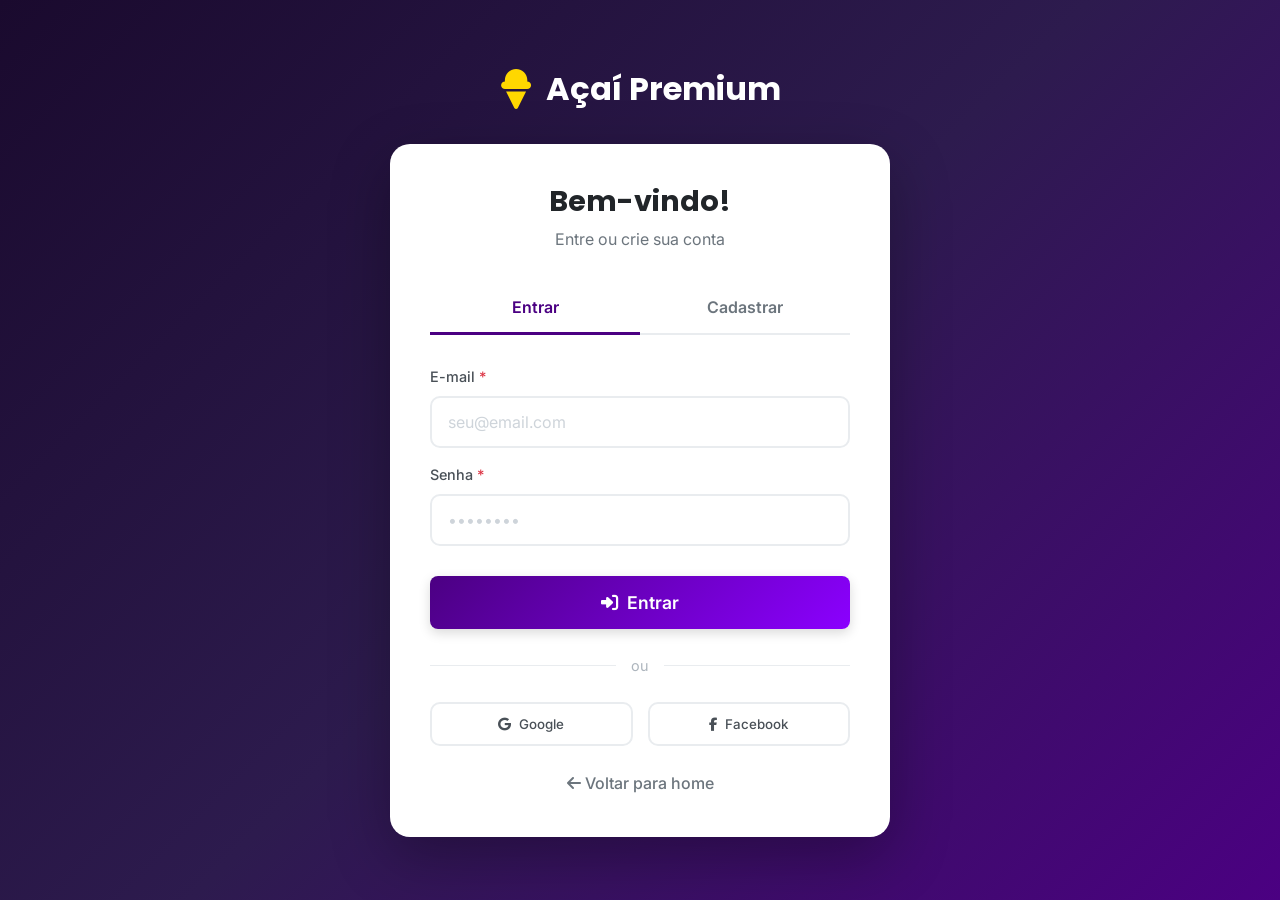
<file: projeto-acai/html/cadastro.html>
<!DOCTYPE html>
<html lang="pt-BR">
<head>
    <meta charset="UTF-8">
    <meta name="viewport" content="width=device-width, initial-scale=1.0">
    <title>Cadastro - Açaí Premium</title>
    <link rel="preconnect" href="https://fonts.googleapis.com">
    <link rel="preconnect" href="https://fonts.gstatic.com" crossorigin>
    <link href="https://fonts.googleapis.com/css2?family=Inter:wght@300;400;500;600;700&family=Poppins:wght@400;500;600;700;800&display=swap" rel="stylesheet">
    <link rel="stylesheet" href="../css/style.css">
    <link rel="stylesheet" href="../css/modal.css">
    <link rel="stylesheet" href="../css/responsive.css">
    <link rel="stylesheet" href="https://cdnjs.cloudflare.com/ajax/libs/font-awesome/6.4.0/css/all.min.css">
    <style>
        .auth-container {
            min-height: 100vh;
            display: flex;
            align-items: center;
            justify-content: center;
            background: linear-gradient(135deg, #1a0a2e 0%, #2d1b4e 50%, #4B0082 100%);
            padding: 40px 20px;
        }
        
        .auth-wrapper {
            width: 100%;
            max-width: 500px;
        }
        
        .auth-logo {
            text-align: center;
            margin-bottom: 30px;
        }
        
        .auth-logo a {
            display: inline-flex;
            align-items: center;
            gap: 12px;
            font-family: var(--font-title);
            font-size: 2rem;
            font-weight: 700;
            color: var(--white);
        }
        
        .auth-logo i {
            font-size: 2.5rem;
            color: var(--gold);
        }
        
        .auth-card {
            background: var(--white);
            border-radius: 20px;
            padding: 40px;
            box-shadow: 0 20px 60px rgba(0, 0, 0, 0.3);
        }
        
        .auth-header {
            text-align: center;
            margin-bottom: 30px;
        }
        
        .auth-header h1 {
            font-size: 1.8rem;
            color: var(--gray-900);
            margin-bottom: 8px;
        }
        
        .auth-header p {
            color: var(--gray-600);
        }
        
        .auth-tabs {
            display: flex;
            margin-bottom: 30px;
            border-bottom: 2px solid var(--gray-200);
        }
        
        .auth-tab {
            flex: 1;
            padding: 12px;
            text-align: center;
            font-weight: 600;
            color: var(--gray-600);
            cursor: pointer;
            border-bottom: 3px solid transparent;
            margin-bottom: -2px;
            transition: all 0.3s ease;
        }
        
        .auth-tab.active {
            color: var(--purple-acai);
            border-bottom-color: var(--purple-acai);
        }
        
        .auth-form {
            display: none;
        }
        
        .auth-form.active {
            display: block;
        }
        
        .form-row {
            display: grid;
            grid-template-columns: repeat(2, 1fr);
            gap: 15px;
            margin-bottom: 15px;
        }
        
        .form-group {
            display: flex;
            flex-direction: column;
        }
        
        .form-group label {
            font-size: 0.9rem;
            font-weight: 500;
            color: var(--gray-700);
            margin-bottom: 8px;
        }
        
        .form-group input {
            padding: 14px 16px;
            border: 2px solid var(--gray-200);
            border-radius: 10px;
            font-size: 1rem;
            transition: all 0.3s ease;
        }
        
        .form-group input:focus {
            outline: none;
            border-color: var(--purple-acai);
            box-shadow: 0 0 0 4px rgba(75, 0, 130, 0.1);
        }
        
        .auth-form .btn-primary {
            width: 100%;
            padding: 16px;
            font-size: 1.1rem;
            margin-top: 10px;
        }
        
        .auth-divider {
            display: flex;
            align-items: center;
            margin: 25px 0;
        }
        
        .auth-divider span {
            flex: 1;
            height: 1px;
            background: var(--gray-200);
        }
        
        .auth-divider p {
            padding: 0 15px;
            color: var(--gray-500);
            font-size: 0.9rem;
        }
        
        .social-login {
            display: flex;
            gap: 15px;
        }
        
        .social-btn {
            flex: 1;
            padding: 12px;
            border: 2px solid var(--gray-200);
            border-radius: 10px;
            display: flex;
            align-items: center;
            justify-content: center;
            gap: 8px;
            font-weight: 500;
            color: var(--gray-700);
            transition: all 0.3s ease;
            cursor: pointer;
        }
        
        .social-btn:hover {
            border-color: var(--purple-acai);
            color: var(--purple-acai);
        }
        
        .back-home {
            text-align: center;
            margin-top: 25px;
        }
        
        .back-home a {
            color: var(--gray-600);
            font-weight: 500;
        }
        
        .back-home a:hover {
            color: var(--purple-acai);
        }
        
        @media (max-width: 576px) {
            .form-row {
                grid-template-columns: 1fr;
            }
            
            .auth-card {
                padding: 30px 20px;
            }
        }
    </style>
</head>
<body>
    <div class="auth-container">
        <div class="auth-wrapper">
            <div class="auth-logo">
                <a href="../index.html">
                    <i class="fas fa-ice-cream"></i>
                    <span>Açaí Premium</span>
                </a>
            </div>
            
            <div class="auth-card">
                <div class="auth-header">
                    <h1>Bem-vindo!</h1>
                    <p>Entre ou crie sua conta</p>
                </div>
                
                <div class="auth-tabs">
                    <div class="auth-tab active" data-tab="login">Entrar</div>
                    <div class="auth-tab" data-tab="register">Cadastrar</div>
                </div>
                
                <!-- Login Form -->
                <form class="auth-form active" id="loginForm">
                    <div class="form-group" style="margin-bottom: 15px;">
                        <label for="loginEmail">E-mail</label>
                        <input type="email" id="loginEmail" placeholder="seu@email.com" required>
                    </div>
                    <div class="form-group" style="margin-bottom: 20px;">
                        <label for="loginPassword">Senha</label>
                        <input type="password" id="loginPassword" placeholder="••••••••" required>
                    </div>
                    <button type="submit" class="btn-primary">
                        <i class="fas fa-sign-in-alt"></i> Entrar
                    </button>
                </form>
                
                <!-- Register Form -->
                <form class="auth-form" id="registerForm">
                    <div class="form-row">
                        <div class="form-group">
                            <label for="regName">Nome Completo</label>
                            <input type="text" id="regName" placeholder="Seu nome" required>
                        </div>
                        <div class="form-group">
                            <label for="regEmail">E-mail</label>
                            <input type="email" id="regEmail" placeholder="seu@email.com" required>
                        </div>
                    </div>
                    <div class="form-row">
                        <div class="form-group">
                            <label for="regPhone">Telefone</label>
                            <input type="tel" id="regPhone" placeholder="(00) 00000-0000" required>
                        </div>
                        <div class="form-group">
                            <label for="regCPF">CPF</label>
                            <input type="text" id="regCPF" placeholder="000.000.000-00" required>
                        </div>
                    </div>
                    <div class="form-row">
                        <div class="form-group">
                            <label for="regPassword">Senha</label>
                            <input type="password" id="regPassword" placeholder="••••••••" required>
                        </div>
                        <div class="form-group">
                            <label for="regConfirmPassword">Confirmar Senha</label>
                            <input type="password" id="regConfirmPassword" placeholder="••••••••" required>
                        </div>
                    </div>
                    <button type="submit" class="btn-primary">
                        <i class="fas fa-user-plus"></i> Criar Conta
                    </button>
                </form>
                
                <div class="auth-divider">
                    <span></span>
                    <p>ou</p>
                    <span></span>
                </div>
                
                <div class="social-login">
                    <button class="social-btn">
                        <i class="fab fa-google"></i> Google
                    </button>
                    <button class="social-btn">
                        <i class="fab fa-facebook-f"></i> Facebook
                    </button>
                </div>
                
                <div class="back-home">
                    <a href="../index.html">
                        <i class="fas fa-arrow-left"></i> Voltar para home
                    </a>
                </div>
            </div>
        </div>
    </div>
    
    <script src="../js/main.js"></script>
    <script src="../js/validation.js"></script>
    <script>
        // Tab switching
        const authTabs = document.querySelectorAll('.auth-tab');
        const authForms = document.querySelectorAll('.auth-form');
        
        authTabs.forEach(tab => {
            tab.addEventListener('click', () => {
                authTabs.forEach(t => t.classList.remove('active'));
                authForms.forEach(f => f.classList.remove('active'));
                
                tab.classList.add('active');
                document.getElementById(tab.dataset.tab + 'Form').classList.add('active');
            });
        });
        
        // Form submission
        document.getElementById('loginForm').addEventListener('submit', (e) => {
            e.preventDefault();
            alert('Login realizado com sucesso!');
        });
        
        document.getElementById('registerForm').addEventListener('submit', (e) => {
            e.preventDefault();
            alert('Conta criada com sucesso!');
        });
    </script>
</body>
</html>
</file>
<file: projeto-acai/css/style.css>
/* ========================================
   AÇAÍ PREMIUM - Style.css
   Estilos Principais
   ======================================== */

/* CSS Variables */
:root {
    --purple-acai: #4B0082;
    --purple-vibrant: #8B00FF;
    --gold: #FFD700;
    --gold-light: #FFE44D;
    --white: #ffffff;
    --black: #1a1a1a;
    --gray-100: #f8f9fa;
    --gray-200: #e9ecef;
    --gray-300: #dee2e6;
    --gray-400: #ced4da;
    --gray-500: #adb5bd;
    --gray-600: #6c757d;
    --gray-700: #495057;
    --gray-800: #343a40;
    --gray-900: #212529;
    --pink: #e83e8c;
    --green: #28a745;
    --red: #dc3545;
    --shadow-sm: 0 2px 4px rgba(0,0,0,0.1);
    --shadow-md: 0 4px 12px rgba(0,0,0,0.15);
    --shadow-lg: 0 8px 24px rgba(0,0,0,0.2);
    --shadow-xl: 0 16px 48px rgba(0,0,0,0.25);
    --transition: all 0.3s ease;
    --border-radius: 12px;
    --border-radius-sm: 8px;
    --border-radius-lg: 16px;
    --font-title: 'Poppins', sans-serif;
    --font-body: 'Inter', sans-serif;
}

/* Reset & Base */
*, *::before, *::after {
    margin: 0;
    padding: 0;
    box-sizing: border-box;
}

html {
    scroll-behavior: smooth;
}

body {
    font-family: var(--font-body);
    font-size: 16px;
    line-height: 1.6;
    color: var(--gray-800);
    background-color: var(--white);
    overflow-x: hidden;
}

h1, h2, h3, h4, h5, h6 {
    font-family: var(--font-title);
    font-weight: 700;
    line-height: 1.2;
    color: var(--gray-900);
}

a {
    text-decoration: none;
    color: inherit;
    transition: var(--transition);
}

ul {
    list-style: none;
}

img {
    max-width: 100%;
    height: auto;
    display: block;
}

button {
    font-family: inherit;
    cursor: pointer;
    border: none;
    outline: none;
    background: none;
}

input, textarea, select {
    font-family: inherit;
    font-size: inherit;
}

/* Container */
.container {
    max-width: 1200px;
    margin: 0 auto;
    padding: 0 20px;
}

/* Section Header */
.section-header {
    text-align: center;
    margin-bottom: 60px;
}

.section-header-left {
    text-align: left;
}

.section-title {
    font-size: 2.5rem;
    margin-bottom: 15px;
    position: relative;
    display: inline-block;
}

.section-title span {
    color: var(--purple-acai);
    position: relative;
}

.section-title span::after {
    content: '';
    position: absolute;
    bottom: -5px;
    left: 0;
    width: 100%;
    height: 4px;
    background: linear-gradient(90deg, var(--purple-acai), var(--purple-vibrant));
    border-radius: 2px;
}

.section-subtitle {
    font-size: 1.1rem;
    color: var(--gray-600);
    max-width: 600px;
    margin: 0 auto;
}

/* Buttons */
.btn-primary {
    display: inline-flex;
    align-items: center;
    justify-content: center;
    gap: 8px;
    padding: 12px 28px;
    background: linear-gradient(135deg, var(--purple-acai), var(--purple-vibrant));
    color: var(--white);
    font-weight: 600;
    border-radius: var(--border-radius-sm);
    transition: var(--transition);
    box-shadow: var(--shadow-md);
}

.btn-primary:hover {
    transform: translateY(-2px);
    box-shadow: var(--shadow-lg);
    color: var(--white);
}

.btn-secondary {
    display: inline-flex;
    align-items: center;
    justify-content: center;
    gap: 8px;
    padding: 12px 28px;
    background: transparent;
    color: var(--purple-acai);
    font-weight: 600;
    border: 2px solid var(--purple-acai);
    border-radius: var(--border-radius-sm);
    transition: var(--transition);
}

.btn-secondary:hover {
    background: var(--purple-acai);
    color: var(--white);
}

.btn-large {
    padding: 16px 36px;
    font-size: 1.1rem;
}

.btn-full {
    width: 100%;
}

.btn-whatsapp {
    display: inline-flex;
    align-items: center;
    gap: 8px;
    padding: 10px 20px;
    background: #25D366;
    color: var(--white);
    font-weight: 600;
    border-radius: var(--border-radius-sm);
    margin-top: 10px;
    transition: var(--transition);
}

.btn-whatsapp:hover {
    background: #128C7E;
    color: var(--white);
    transform: translateY(-2px);
}

/* ========================================
   NAVIGATION
   ======================================== */
.navbar {
    position: fixed;
    top: 0;
    left: 0;
    right: 0;
    z-index: 1000;
    background: rgba(255, 255, 255, 0.95);
    backdrop-filter: blur(10px);
    box-shadow: var(--shadow-sm);
    padding: 15px 0;
    transition: var(--transition);
}

.navbar.scrolled {
    padding: 10px 0;
    box-shadow: var(--shadow-md);
}

.nav-container {
    max-width: 1200px;
    margin: 0 auto;
    padding: 0 20px;
    display: flex;
    align-items: center;
    justify-content: space-between;
}

.logo {
    display: flex;
    align-items: center;
    gap: 10px;
    font-family: var(--font-title);
    font-size: 1.5rem;
    font-weight: 700;
    color: var(--purple-acai);
}

.logo i {
    font-size: 1.8rem;
    color: var(--purple-vibrant);
}

.nav-links {
    display: flex;
    align-items: center;
    gap: 30px;
}

.nav-links a {
    font-weight: 500;
    color: var(--gray-700);
    position: relative;
    padding: 5px 0;
}

.nav-links a::after {
    content: '';
    position: absolute;
    bottom: 0;
    left: 0;
    width: 0;
    height: 2px;
    background: linear-gradient(90deg, var(--purple-acai), var(--purple-vibrant));
    transition: var(--transition);
}

.nav-links a:hover {
    color: var(--purple-acai);
}

.nav-links a:hover::after {
    width: 100%;
}

.nav-actions {
    display: flex;
    align-items: center;
    gap: 15px;
}

.cart-btn {
    position: relative;
    width: 45px;
    height: 45px;
    display: flex;
    align-items: center;
    justify-content: center;
    background: var(--gray-100);
    border-radius: 50%;
    color: var(--purple-acai);
    font-size: 1.2rem;
    transition: var(--transition);
}

.cart-btn:hover {
    background: var(--purple-acai);
    color: var(--white);
}

.cart-count {
    position: absolute;
    top: -5px;
    right: -5px;
    width: 22px;
    height: 22px;
    background: var(--gold);
    color: var(--black);
    font-size: 0.75rem;
    font-weight: 700;
    border-radius: 50%;
    display: flex;
    align-items: center;
    justify-content: center;
}

.mobile-menu-btn {
    display: none;
    width: 45px;
    height: 45px;
    align-items: center;
    justify-content: center;
    background: var(--gray-100);
    border-radius: 50%;
    font-size: 1.3rem;
    color: var(--gray-800);
}

/* ========================================
   HERO SECTION
   ======================================== */
.hero {
    position: relative;
    height: 100vh;
    min-height: 700px;
    display: flex;
    align-items: center;
    justify-content: center;
    background: linear-gradient(135deg, #1a0a2e 0%, #2d1b4e 50%, #4B0082 100%);
    overflow: hidden;
}

.hero::before {
    content: '';
    position: absolute;
    top: 0;
    left: 0;
    right: 0;
    bottom: 0;
    background: 
        radial-gradient(circle at 20% 80%, rgba(139, 0, 255, 0.3) 0%, transparent 50%),
        radial-gradient(circle at 80% 20%, rgba(255, 215, 0, 0.2) 0%, transparent 50%),
        radial-gradient(circle at 50% 50%, rgba(75, 0, 130, 0.2) 0%, transparent 70%);
}

.hero-overlay {
    position: absolute;
    top: 0;
    left: 0;
    right: 0;
    bottom: 0;
    background: url('data:image/svg+xml,<svg xmlns="http://www.w3.org/2000/svg" viewBox="0 0 100 100"><circle cx="50" cy="50" r="40" fill="none" stroke="rgba(255,255,255,0.05)" stroke-width="0.5"/></svg>') repeat;
    background-size: 50px 50px;
    animation: float 20s linear infinite;
}

@keyframes float {
    0% { transform: translateY(0); }
    100% { transform: translateY(-50px); }
}

.hero-content {
    position: relative;
    z-index: 10;
    text-align: center;
    padding: 0 20px;
    max-width: 800px;
}

.hero-title {
    font-size: 5rem;
    font-weight: 800;
    color: var(--white);
    margin-bottom: 20px;
    text-shadow: 0 4px 30px rgba(139, 0, 255, 0.5);
    animation: titleGlow 2s ease-in-out infinite alternate;
}

@keyframes titleGlow {
    from { text-shadow: 0 4px 30px rgba(139, 0, 255, 0.5); }
    to { text-shadow: 0 4px 50px rgba(255, 215, 0, 0.5); }
}

.hero-title span {
    background: linear-gradient(135deg, var(--gold), var(--gold-light));
    -webkit-background-clip: text;
    -webkit-text-fill-color: transparent;
    background-clip: text;
}

.hero-subtitle {
    font-size: 1.3rem;
    color: rgba(255, 255, 255, 0.85);
    margin-bottom: 40px;
    line-height: 1.8;
}

.hero-buttons {
    display: flex;
    gap: 20px;
    justify-content: center;
    flex-wrap: wrap;
}

.hero-scroll {
    position: absolute;
    bottom: 30px;
    left: 50%;
    transform: translateX(-50%);
    display: flex;
    flex-direction: column;
    align-items: center;
    gap: 10px;
    color: rgba(255, 255, 255, 0.6);
    animation: bounce 2s infinite;
}

@keyframes bounce {
    0%, 20%, 50%, 80%, 100% { transform: translateX(-50%) translateY(0); }
    40% { transform: translateX(-50%) translateY(-10px); }
    60% { transform: translateX(-50%) translateY(-5px); }
}

.hero-scroll i {
    font-size: 1.5rem;
}

/* ========================================
   MENU SECTION
   ======================================== */
.menu-section {
    padding: 100px 0;
    background: var(--gray-100);
}

.menu-filters {
    display: flex;
    justify-content: center;
    gap: 12px;
    margin-bottom: 50px;
    flex-wrap: wrap;
}

.filter-btn {
    padding: 10px 24px;
    background: var(--white);
    color: var(--gray-700);
    font-weight: 500;
    border-radius: 30px;
    border: 2px solid transparent;
    transition: var(--transition);
}

.filter-btn:hover {
    border-color: var(--purple-acai);
    color: var(--purple-acai);
}

.filter-btn.active {
    background: linear-gradient(135deg, var(--purple-acai), var(--purple-vibrant));
    color: var(--white);
}

.menu-grid {
    display: grid;
    grid-template-columns: repeat(auto-fill, minmax(280px, 1fr));
    gap: 30px;
}

.menu-item {
    background: var(--white);
    border-radius: var(--border-radius-lg);
    overflow: hidden;
    box-shadow: var(--shadow-sm);
    transition: var(--transition);
    animation: fadeInUp 0.6s ease forwards;
    opacity: 0;
}

.menu-item:hover {
    transform: translateY(-10px);
    box-shadow: var(--shadow-xl);
}

@keyframes fadeInUp {
    from {
        opacity: 0;
        transform: translateY(30px);
    }
    to {
        opacity: 1;
        transform: translateY(0);
    }
}

.menu-item-image {
    position: relative;
    height: 200px;
    overflow: hidden;
}

.menu-item-image img {
    width: 100%;
    height: 100%;
    object-fit: cover;
    transition: var(--transition);
}

.menu-item:hover .menu-item-image img {
    transform: scale(1.1);
}

.menu-item-badge {
    position: absolute;
    top: 15px;
    left: 15px;
    padding: 6px 14px;
    background: var(--purple-acai);
    color: var(--white);
    font-size: 0.75rem;
    font-weight: 600;
    border-radius: 20px;
    text-transform: uppercase;
}

.menu-item-badge.zero {
    background: var(--green);
}

.menu-item-content {
    padding: 25px;
}

.menu-item-title {
    font-size: 1.2rem;
    margin-bottom: 10px;
    color: var(--gray-900);
}

.menu-item-description {
    font-size: 0.9rem;
    color: var(--gray-600);
    margin-bottom: 15px;
    line-height: 1.5;
}

.menu-item-footer {
    display: flex;
    align-items: center;
    justify-content: space-between;
}

.menu-item-price {
    font-size: 1.4rem;
    font-weight: 700;
    color: var(--purple-acai);
}

.menu-item-btn {
    width: 45px;
    height: 45px;
    background: linear-gradient(135deg, var(--purple-acai), var(--purple-vibrant));
    color: var(--white);
    border-radius: 50%;
    display: flex;
    align-items: center;
    justify-content: center;
    transition: var(--transition);
}

.menu-item-btn:hover {
    transform: scale(1.1);
    box-shadow: var(--shadow-md);
}

/* ========================================
   CONFIGURATOR SECTION
   ======================================== */
.configurator-section {
    padding: 100px 0;
    background: var(--white);
}

.configurator-wrapper {
    display: grid;
    grid-template-columns: 1fr 2fr 1fr;
    gap: 30px;
    background: var(--gray-100);
    border-radius: var(--border-radius-lg);
    padding: 30px;
    box-shadow: var(--shadow-md);
}

.acai-preview {
    display: flex;
    flex-direction: column;
    align-items: center;
    justify-content: center;
    padding: 30px;
    background: var(--white);
    border-radius: var(--border-radius);
    box-shadow: var(--shadow-sm);
}

.cup-container {
    position: relative;
    margin-bottom: 20px;
}

.cup {
    width: 120px;
    height: 180px;
    background: linear-gradient(135deg, rgba(255,255,255,0.9), rgba(255,255,255,0.7));
    border-radius: 10px 10px 40px 40px;
    position: relative;
    overflow: hidden;
    box-shadow: 
        inset -5px 0 15px rgba(0,0,0,0.1),
        0 10px 30px rgba(0,0,0,0.2);
    border: 3px solid rgba(255,255,255,0.8);
}

.cup::before {
    content: '';
    position: absolute;
    top: 0;
    left: 0;
    right: 0;
    height: 40%;
    background: linear-gradient(180deg, rgba(255,255,255,0.3), transparent);
}

.cup-content {
    position: absolute;
    bottom: 0;
    left: 0;
    right: 0;
    height: 85%;
    display: flex;
    flex-direction: column;
    justify-content: flex-end;
}

.acai-base {
    height: 60%;
    background: linear-gradient(180deg, var(--purple-acai), #2d0050);
    border-radius: 0 0 35px 35px;
    transition: var(--transition);
}

.coatings {
    height: 40%;
    display: flex;
    flex-wrap: wrap;
    align-content: flex-end;
    justify-content: center;
    padding: 5px;
    gap: 3px;
    overflow: hidden;
}

.coating-item {
    width: 20px;
    height: 20px;
    border-radius: 50%;
    animation: dropIn 0.3s ease forwards;
}

@keyframes dropIn {
    from {
        transform: translateY(-20px);
        opacity: 0;
    }
    to {
        transform: translateY(0);
        opacity: 1;
    }
}

.cup-shadow {
    position: absolute;
    bottom: -15px;
    left: 50%;
    transform: translateX(-50%);
    width: 80px;
    height: 15px;
    background: rgba(0,0,0,0.15);
    border-radius: 50%;
    filter: blur(5px);
}

.preview-info {
    text-align: center;
}

.preview-info h3 {
    font-size: 1.5rem;
    color: var(--purple-acai);
    margin-bottom: 5px;
}

.preview-info p {
    color: var(--gray-600);
    font-size: 0.9rem;
}

.configurator-options {
    display: flex;
    flex-direction: column;
    gap: 20px;
    max-height: 600px;
    overflow-y: auto;
    padding-right: 10px;
}

.configurator-options::-webkit-scrollbar {
    width: 6px;
}

.configurator-options::-webkit-scrollbar-track {
    background: var(--gray-200);
    border-radius: 3px;
}

.configurator-options::-webkit-scrollbar-thumb {
    background: var(--purple-acai);
    border-radius: 3px;
}

.option-group {
    background: var(--white);
    padding: 20px;
    border-radius: var(--border-radius);
    box-shadow: var(--shadow-sm);
}

.option-title {
    font-size: 1rem;
    color: var(--gray-800);
    margin-bottom: 15px;
    display: flex;
    align-items: center;
    gap: 8px;
}

.option-title i {
    color: var(--purple-vibrant);
}

.limit-info {
    margin-left: auto;
    font-size: 0.8rem;
    color: var(--gray-500);
    background: var(--gray-100);
    padding: 4px 10px;
    border-radius: 15px;
}

.size-options {
    display: flex;
    gap: 10px;
}

.size-btn {
    flex: 1;
    padding: 12px;
    background: var(--gray-100);
    border: 2px solid transparent;
    border-radius: var(--border-radius-sm);
    text-align: center;
    transition: var(--transition);
}

.size-btn:hover {
    border-color: var(--purple-acai);
}

.size-btn.active {
    background: linear-gradient(135deg, var(--purple-acai), var(--purple-vibrant));
    color: var(--white);
}

.size-ml {
    display: block;
    font-weight: 600;
    font-size: 1rem;
}

.size-price {
    display: block;
    font-size: 0.85rem;
    opacity: 0.8;
    margin-top: 4px;
}

.flavor-options {
    display: flex;
    gap: 10px;
}

.flavor-btn {
    flex: 1;
    padding: 15px;
    background: var(--gray-100);
    border: 2px solid transparent;
    border-radius: var(--border-radius-sm);
    text-align: center;
    transition: var(--transition);
}

.flavor-btn:hover {
    border-color: var(--purple-vibrant);
}

.flavor-btn.active {
    border-color: var(--purple-acai);
    background: rgba(75, 0, 130, 0.1);
}

.flavor-btn i {
    font-size: 1.5rem;
    color: var(--purple-acai);
    margin-bottom: 8px;
    display: block;
}

.flavor-btn span {
    display: block;
    font-weight: 500;
    font-size: 0.9rem;
}

.coating-options {
    display: flex;
    flex-wrap: wrap;
    gap: 8px;
}

.coating-btn {
    padding: 8px 14px;
    background: var(--gray-100);
    border: 2px solid transparent;
    border-radius: 20px;
    font-size: 0.85rem;
    font-weight: 500;
    color: var(--gray-700);
    transition: var(--transition);
    display: flex;
    align-items: center;
    gap: 6px;
}

.coating-btn:hover {
    border-color: var(--purple-vibrant);
    color: var(--purple-acai);
}

.coating-btn.active {
    background: linear-gradient(135deg, var(--purple-acai), var(--purple-vibrant));
    color: var(--white);
    border-color: transparent;
}

.coating-btn i {
    font-size: 0.9rem;
}

.configurator-summary {
    background: var(--white);
    padding: 25px;
    border-radius: var(--border-radius);
    box-shadow: var(--shadow-sm);
    display: flex;
    flex-direction: column;
    height: fit-content;
    position: sticky;
    top: 100px;
}

.summary-header {
    display: flex;
    justify-content: space-between;
    align-items: center;
    margin-bottom: 20px;
    padding-bottom: 15px;
    border-bottom: 2px solid var(--gray-200);
}

.summary-header h3 {
    font-size: 1.2rem;
}

.total-price {
    text-align: right;
}

.price-label {
    font-size: 0.85rem;
    color: var(--gray-600);
}

.price-value {
    display: block;
    font-size: 1.5rem;
    font-weight: 700;
    color: var(--purple-acai);
}

.summary-details {
    margin-bottom: 20px;
}

.summary-item {
    display: flex;
    justify-content: space-between;
    padding: 8px 0;
    font-size: 0.9rem;
    color: var(--gray-600);
}

.summary-coatings {
    margin-top: 15px;
    padding-top: 15px;
    border-top: 1px dashed var(--gray-300);
}

.summary-coatings > span {
    font-size: 0.9rem;
    color: var(--gray-600);
    display: block;
    margin-bottom: 10px;
}

.coatings-list {
    display: flex;
    flex-wrap: wrap;
    gap: 5px;
}

.coating-tag {
    padding: 4px 10px;
    background: var(--gray-100);
    border-radius: 15px;
    font-size: 0.75rem;
    color: var(--gray-700);
}

.btn-add-cart {
    width: 100%;
    padding: 15px;
    font-size: 1rem;
}

/* ========================================
   GALLERY SECTION
   ======================================== */
.gallery-section {
    padding: 100px 0;
    background: linear-gradient(135deg, #1a0a2e 0%, #2d1b4e 50%, #4B0082 100%);
}

.gallery-section .section-title {
    color: var(--white);
}

.gallery-section .section-title span {
    color: var(--gold);
}

.gallery-section .section-subtitle {
    color: rgba(255, 255, 255, 0.7);
}

.gallery-grid {
    display: grid;
    grid-template-columns: repeat(6, 1fr);
    grid-template-rows: repeat(2, 250px);
    gap: 15px;
}

.gallery-item {
    position: relative;
    border-radius: var(--border-radius);
    overflow: hidden;
    cursor: pointer;
}

.gallery-item img {
    width: 100%;
    height: 100%;
    object-fit: cover;
    transition: var(--transition);
}

.gallery-item:hover img {
    transform: scale(1.1);
}

.gallery-overlay {
    position: absolute;
    top: 0;
    left: 0;
    right: 0;
    bottom: 0;
    background: rgba(75, 0, 130, 0.7);
    display: flex;
    align-items: center;
    justify-content: center;
    opacity: 0;
    transition: var(--transition);
}

.gallery-item:hover .gallery-overlay {
    opacity: 1;
}

.gallery-overlay i {
    font-size: 2.5rem;
    color: var(--gold);
}

.gallery-item-1 {
    grid-column: span 2;
    grid-row: span 2;
}

.gallery-item-2 {
    grid-column: span 2;
}

.gallery-item-3,
.gallery-item-4,
.gallery-item-5,
.gallery-item-6 {
    grid-column: span 1;
}

/* ========================================
   TESTIMONIALS SECTION
   ======================================== */
.testimonials-section {
    padding: 100px 0;
    background: var(--gray-100);
}

.testimonials-grid {
    display: grid;
    grid-template-columns: repeat(auto-fit, minmax(320px, 1fr));
    gap: 30px;
}

.testimonial-card {
    background: var(--white);
    padding: 35px;
    border-radius: var(--border-radius-lg);
    box-shadow: var(--shadow-sm);
    transition: var(--transition);
}

.testimonial-card:hover {
    transform: translateY(-5px);
    box-shadow: var(--shadow-lg);
}

.testimonial-stars {
    display: flex;
    gap: 5px;
    margin-bottom: 20px;
}

.testimonial-stars i {
    color: var(--gold);
    font-size: 1.1rem;
}

.testimonial-text {
    font-size: 1.05rem;
    color: var(--gray-700);
    line-height: 1.8;
    font-style: italic;
    margin-bottom: 25px;
}

.testimonial-author {
    display: flex;
    align-items: center;
    gap: 15px;
}

.author-avatar {
    width: 55px;
    height: 55px;
    background: linear-gradient(135deg, var(--purple-acai), var(--purple-vibrant));
    color: var(--white);
    border-radius: 50%;
    display: flex;
    align-items: center;
    justify-content: center;
    font-size: 1.3rem;
    font-weight: 700;
}

.author-info h4 {
    font-size: 1.1rem;
    margin-bottom: 3px;
}

.author-info span {
    font-size: 0.85rem;
    color: var(--gray-500);
}

/* ========================================
   ABOUT SECTION
   ======================================== */
.about-section {
    padding: 100px 0;
    background: var(--white);
}

.about-grid {
    display: grid;
    grid-template-columns: 1fr 1fr;
    gap: 60px;
    align-items: center;
}

.about-text {
    font-size: 1.05rem;
    color: var(--gray-700);
    line-height: 1.8;
    margin-bottom: 20px;
}

.about-features {
    display: grid;
    grid-template-columns: repeat(2, 1fr);
    gap: 20px;
    margin: 30px 0;
}

.feature-item {
    display: flex;
    align-items: center;
    gap: 12px;
}

.feature-item i {
    width: 45px;
    height: 45px;
    background: linear-gradient(135deg, rgba(75, 0, 130, 0.1), rgba(139, 0, 255, 0.1));
    color: var(--purple-acai);
    border-radius: 50%;
    display: flex;
    align-items: center;
    justify-content: center;
    font-size: 1.2rem;
}

.feature-item span {
    font-weight: 500;
    color: var(--gray-800);
}

.about-image {
    position: relative;
}

.about-image img {
    width: 100%;
    border-radius: var(--border-radius-lg);
    box-shadow: var(--shadow-lg);
}

.about-image-accent {
    position: absolute;
    top: 30px;
    left: 30px;
    right: -30px;
    bottom: -30px;
    border: 4px solid var(--purple-acai);
    border-radius: var(--border-radius-lg);
    z-index: -1;
}

/* ========================================
   CONTACT SECTION
   ======================================== */
.contact-section {
    padding: 100px 0;
    background: var(--gray-100);
}

.contact-grid {
    display: grid;
    grid-template-columns: 1fr 1.5fr;
    gap: 40px;
}

.contact-info {
    display: flex;
    flex-direction: column;
    gap: 25px;
}

.contact-item {
    display: flex;
    gap: 20px;
    background: var(--white);
    padding: 25px;
    border-radius: var(--border-radius);
    box-shadow: var(--shadow-sm);
}

.contact-icon {
    width: 55px;
    height: 55px;
    background: linear-gradient(135deg, var(--purple-acai), var(--purple-vibrant));
    color: var(--white);
    border-radius: 50%;
    display: flex;
    align-items: center;
    justify-content: center;
    font-size: 1.3rem;
    flex-shrink: 0;
}

.contact-details h4 {
    font-size: 1.1rem;
    margin-bottom: 8px;
}

.contact-details p {
    color: var(--gray-600);
    line-height: 1.6;
}

.contact-map {
    border-radius: var(--border-radius-lg);
    overflow: hidden;
    box-shadow: var(--shadow-md);
}

.contact-map iframe {
    display: block;
}

/* ========================================
   FOOTER
   ======================================== */
.footer {
    background: #1a0a2e;
    color: var(--white);
    padding: 60px 0 20px;
}

.footer-grid {
    display: grid;
    grid-template-columns: 1.5fr 1fr 1fr 1.5fr;
    gap: 40px;
    margin-bottom: 40px;
}

.footer-brand .logo {
    color: var(--white);
    margin-bottom: 20px;
}

.footer-brand p {
    color: rgba(255, 255, 255, 0.7);
    margin-bottom: 20px;
    line-height: 1.7;
}

.social-links {
    display: flex;
    gap: 12px;
}

.social-links a {
    width: 40px;
    height: 40px;
    background: rgba(255, 255, 255, 0.1);
    border-radius: 50%;
    display: flex;
    align-items: center;
    justify-content: center;
    transition: var(--transition);
}

.social-links a:hover {
    background: var(--purple-vibrant);
    transform: translateY(-3px);
}

.footer-links h4 {
    font-size: 1.1rem;
    margin-bottom: 20px;
    color: var(--gold);
}

.footer-links ul li {
    margin-bottom: 12px;
}

.footer-links ul li a {
    color: rgba(255, 255, 255, 0.7);
    transition: var(--transition);
}

.footer-links ul li a:hover {
    color: var(--white);
    padding-left: 5px;
}

.footer-newsletter h4 {
    font-size: 1.1rem;
    margin-bottom: 15px;
    color: var(--gold);
}

.footer-newsletter p {
    color: rgba(255, 255, 255, 0.7);
    margin-bottom: 20px;
}

.newsletter-form {
    display: flex;
    gap: 10px;
}

.newsletter-form input {
    flex: 1;
    padding: 12px 16px;
    border: none;
    border-radius: var(--border-radius-sm);
    background: rgba(255, 255, 255, 0.1);
    color: var(--white);
}

.newsletter-form input::placeholder {
    color: rgba(255, 255, 255, 0.5);
}

.newsletter-form button {
    width: 45px;
    height: 45px;
    background: linear-gradient(135deg, var(--purple-acai), var(--purple-vibrant));
    color: var(--white);
    border-radius: var(--border-radius-sm);
    display: flex;
    align-items: center;
    justify-content: center;
    transition: var(--transition);
}

.newsletter-form button:hover {
    transform: scale(1.05);
}

.footer-bottom {
    text-align: center;
    padding-top: 30px;
    border-top: 1px solid rgba(255, 255, 255, 0.1);
    color: rgba(255, 255, 255, 0.5);
    font-size: 0.9rem;
}

/* ========================================
   CART SIDEBAR
   ======================================== */
.cart-sidebar {
    position: fixed;
    top: 0;
    right: -400px;
    width: 400px;
    height: 100vh;
    background: var(--white);
    z-index: 2000;
    box-shadow: var(--shadow-xl);
    transition: var(--transition);
    display: flex;
    flex-direction: column;
}

.cart-sidebar.active {
    right: 0;
}

.cart-overlay {
    position: fixed;
    top: 0;
    left: 0;
    right: 0;
    bottom: 0;
    background: rgba(0, 0, 0, 0.5);
    z-index: 1999;
    opacity: 0;
    visibility: hidden;
    transition: var(--transition);
}

.cart-overlay.active {
    opacity: 1;
    visibility: visible;
}

.cart-header {
    display: flex;
    justify-content: space-between;
    align-items: center;
    padding: 20px 25px;
    border-bottom: 1px solid var(--gray-200);
}

.cart-header h3 {
    display: flex;
    align-items: center;
    gap: 10px;
    font-size: 1.3rem;
}

.cart-close {
    width: 40px;
    height: 40px;
    display: flex;
    align-items: center;
    justify-content: center;
    background: var(--gray-100);
    border-radius: 50%;
    font-size: 1.1rem;
    color: var(--gray-700);
    transition: var(--transition);
}

.cart-close:hover {
    background: var(--red);
    color: var(--white);
}

.cart-items {
    flex: 1;
    overflow-y: auto;
    padding: 20px;
}

.cart-empty {
    text-align: center;
    padding: 50px 20px;
    color: var(--gray-500);
}

.cart-empty i {
    font-size: 4rem;
    margin-bottom: 20px;
    opacity: 0.3;
}

.cart-item {
    display: flex;
    gap: 15px;
    padding: 15px;
    background: var(--gray-100);
    border-radius: var(--border-radius-sm);
    margin-bottom: 15px;
}

.cart-item-image {
    width: 70px;
    height: 70px;
    border-radius: var(--border-radius-sm);
    overflow: hidden;
    flex-shrink: 0;
}

.cart-item-image img {
    width: 100%;
    height: 100%;
    object-fit: cover;
}

.cart-item-info {
    flex: 1;
}

.cart-item-title {
    font-size: 1rem;
    font-weight: 600;
    margin-bottom: 5px;
}

.cart-item-details {
    font-size: 0.85rem;
    color: var(--gray-600);
    margin-bottom: 8px;
}

.cart-item-price {
    font-weight: 700;
    color: var(--purple-acai);
}

.cart-item-remove {
    color: var(--red);
    font-size: 0.9rem;
    cursor: pointer;
    transition: var(--transition);
}

.cart-item-remove:hover {
    transform: scale(1.1);
}

.cart-footer {
    padding: 20px 25px;
    border-top: 1px solid var(--gray-200);
    background: var(--white);
}

.cart-total {
    display: flex;
    justify-content: space-between;
    align-items: center;
    margin-bottom: 20px;
    font-size: 1.3rem;
}

.cart-total span:last-child {
    font-weight: 700;
    color: var(--purple-acai);
}

/* ========================================
   ANIMATIONS & UTILITIES
   ======================================== */
.hidden {
    display: none !important;
}

.fade-in {
    animation: fadeIn 0.5s ease forwards;
}

@keyframes fadeIn {
    from { opacity: 0; }
    to { opacity: 1; }
}

.slide-up {
    animation: slideUp 0.5s ease forwards;
}

@keyframes slideUp {
    from {
        opacity: 0;
        transform: translateY(20px);
    }
    to {
        opacity: 1;
        transform: translateY(0);
    }
}

/* Scroll Animation Classes */
.scroll-animate {
    opacity: 0;
    transform: translateY(30px);
    transition: all 0.6s ease;
}

.scroll-animate.animate {
    opacity: 1;
    transform: translateY(0);
}

/* Loading Spinner */
.loading {
    display: inline-block;
    width: 20px;
    height: 20px;
    border: 3px solid rgba(255,255,255,0.3);
    border-radius: 50%;
    border-top-color: var(--white);
    animation: spin 1s ease-in-out infinite;
}

@keyframes spin {
    to { transform: rotate(360deg); }
}
</file>
<file: projeto-acai/css/modal.css>
/* ========================================
   AÇAÍ PREMIUM - Modal.css
   Estilos do Modal de Cadastro
   ======================================== */

.modal-overlay {
    position: fixed;
    top: 0;
    left: 0;
    right: 0;
    bottom: 0;
    background: rgba(0, 0, 0, 0.7);
    backdrop-filter: blur(5px);
    z-index: 3000;
    display: flex;
    align-items: center;
    justify-content: center;
    opacity: 0;
    visibility: hidden;
    transition: all 0.3s ease;
    padding: 20px;
}

.modal-overlay.active {
    opacity: 1;
    visibility: visible;
}

.modal-container {
    background: var(--white);
    border-radius: 20px;
    width: 100%;
    max-width: 600px;
    max-height: 90vh;
    overflow-y: auto;
    position: relative;
    transform: scale(0.9) translateY(20px);
    transition: all 0.3s ease;
    box-shadow: 0 25px 50px rgba(0, 0, 0, 0.3);
}

.modal-overlay.active .modal-container {
    transform: scale(1) translateY(0);
}

.modal-close {
    position: absolute;
    top: 20px;
    right: 20px;
    width: 40px;
    height: 40px;
    border-radius: 50%;
    background: var(--gray-100);
    color: var(--gray-700);
    display: flex;
    align-items: center;
    justify-content: center;
    font-size: 1.2rem;
    transition: all 0.3s ease;
    z-index: 10;
}

.modal-close:hover {
    background: var(--red);
    color: var(--white);
    transform: rotate(90deg);
}

.modal-header {
    text-align: center;
    padding: 30px 30px 20px;
    border-bottom: 1px solid var(--gray-200);
    background: linear-gradient(135deg, var(--purple-acai), var(--purple-vibrant));
    border-radius: 20px 20px 0 0;
    color: var(--white);
}

.modal-header h3 {
    font-size: 1.8rem;
    color: var(--white);
    margin-bottom: 8px;
}

.modal-header p {
    color: rgba(255, 255, 255, 0.85);
    font-size: 0.95rem;
}

.modal-tabs {
    display: flex;
    padding: 0 30px;
    background: var(--gray-100);
    border-bottom: 1px solid var(--gray-200);
}

.modal-tab {
    flex: 1;
    padding: 15px;
    text-align: center;
    font-weight: 600;
    color: var(--gray-600);
    position: relative;
    transition: all 0.3s ease;
}

.modal-tab::after {
    content: '';
    position: absolute;
    bottom: 0;
    left: 0;
    width: 100%;
    height: 3px;
    background: transparent;
    transition: all 0.3s ease;
}

.modal-tab.active {
    color: var(--purple-acai);
}

.modal-tab.active::after {
    background: linear-gradient(90deg, var(--purple-acai), var(--purple-vibrant));
}

.modal-tab i {
    margin-right: 8px;
}

.modal-form {
    padding: 30px;
}

/* Product Info */
.product-info {
    background: linear-gradient(135deg, rgba(75, 0, 130, 0.1), rgba(139, 0, 255, 0.1));
    border-radius: 12px;
    padding: 20px;
    margin-bottom: 25px;
    border: 2px solid var(--purple-acai);
}

.product-badge {
    display: inline-flex;
    align-items: center;
    gap: 8px;
    background: linear-gradient(135deg, var(--purple-acai), var(--purple-vibrant));
    color: var(--white);
    padding: 8px 16px;
    border-radius: 20px;
    font-weight: 600;
    margin-bottom: 12px;
}

.product-badge i {
    font-size: 1.1rem;
}

.product-details {
    font-size: 0.9rem;
    color: var(--gray-700);
    line-height: 1.6;
}

.product-details span {
    display: block;
    margin-bottom: 5px;
}

/* Form Styles */
.form-row {
    display: grid;
    grid-template-columns: repeat(2, 1fr);
    gap: 15px;
    margin-bottom: 15px;
}

.form-row:has(.form-group:only-child) {
    grid-template-columns: 1fr;
}

.form-group {
    display: flex;
    flex-direction: column;
    position: relative;
}

.form-group label {
    font-size: 0.9rem;
    font-weight: 500;
    color: var(--gray-700);
    margin-bottom: 8px;
}

.form-group label::after {
    content: ' *';
    color: var(--red);
}

.form-group input {
    padding: 12px 16px;
    border: 2px solid var(--gray-200);
    border-radius: 10px;
    font-size: 1rem;
    transition: all 0.3s ease;
    background: var(--white);
}

.form-group input:focus {
    outline: none;
    border-color: var(--purple-acai);
    box-shadow: 0 0 0 4px rgba(75, 0, 130, 0.1);
}

.form-group input.error {
    border-color: var(--red);
    background: rgba(220, 53, 69, 0.05);
}

.form-group input.valid {
    border-color: var(--green);
    background: rgba(40, 167, 69, 0.05);
}

.form-group input::placeholder {
    color: var(--gray-400);
}

.error-message {
    font-size: 0.8rem;
    color: var(--red);
    margin-top: 5px;
    display: none;
}

.form-group.has-error .error-message {
    display: block;
}

/* Loading State */
.form-group.loading input {
    opacity: 0.7;
    pointer-events: none;
}

.form-group.loading::after {
    content: '';
    position: absolute;
    right: 12px;
    top: 45px;
    width: 16px;
    height: 16px;
    border: 2px solid var(--gray-300);
    border-top-color: var(--purple-acai);
    border-radius: 50%;
    animation: spin 0.8s linear infinite;
}

/* Form Actions */
.form-actions {
    margin-top: 25px;
}

.form-actions .btn-primary {
    width: 100%;
    padding: 16px;
    font-size: 1.1rem;
}

.form-actions .btn-primary:hover {
    transform: translateY(-2px);
    box-shadow: 0 8px 25px rgba(75, 0, 130, 0.4);
}

/* Toggle Password Visibility */
.form-group .toggle-password {
    position: absolute;
    right: 12px;
    top: 42px;
    cursor: pointer;
    color: var(--gray-500);
    transition: color 0.3s ease;
}

.form-group .toggle-password:hover {
    color: var(--purple-acai);
}

/* Success Animation */
.modal-form.success {
    text-align: center;
    padding: 50px 30px;
}

.success-icon {
    width: 80px;
    height: 80px;
    background: linear-gradient(135deg, var(--green), #20c997);
    border-radius: 50%;
    display: flex;
    align-items: center;
    justify-content: center;
    margin: 0 auto 20px;
    animation: successPop 0.5s ease;
}

@keyframes successPop {
    0% { transform: scale(0); }
    50% { transform: scale(1.2); }
    100% { transform: scale(1); }
}

.success-icon i {
    font-size: 2.5rem;
    color: var(--white);
}

.modal-form.success h3 {
    color: var(--gray-900);
    margin-bottom: 10px;
}

.modal-form.success p {
    color: var(--gray-600);
}

/* Scrollbar */
.modal-container::-webkit-scrollbar {
    width: 8px;
}

.modal-container::-webkit-scrollbar-track {
    background: var(--gray-100);
}

.modal-container::-webkit-scrollbar-thumb {
    background: var(--purple-acai);
    border-radius: 4px;
}

/* Responsive */
@media (max-width: 768px) {
    .modal-container {
        max-height: 95vh;
        margin: 10px;
    }

    .modal-header {
        padding: 25px 20px 15px;
    }

    .modal-header h3 {
        font-size: 1.5rem;
    }

    .modal-tabs {
        padding: 0 20px;
    }

    .modal-form {
        padding: 20px;
    }

    .form-row {
        grid-template-columns: 1fr;
        gap: 10px;
    }
}
</file>
<file: projeto-acai/css/responsive.css>
/* ========================================
   AÇAÍ PREMIUM - Responsive.css
   Estilos Responsivos
   ======================================== */

/* Large Desktop */
@media (max-width: 1400px) {
    .container {
        max-width: 1100px;
    }
    
    .hero-title {
        font-size: 4.5rem;
    }
}

/* Desktop */
@media (max-width: 1200px) {
    .container {
        max-width: 950px;
    }
    
    .hero-title {
        font-size: 4rem;
    }
    
    .about-grid {
        gap: 40px;
    }
    
    .footer-grid {
        grid-template-columns: repeat(2, 1fr);
        gap: 30px;
    }
}

/* Tablet Landscape */
@media (max-width: 1024px) {
    .container {
        max-width: 750px;
    }
    
    .section-title {
        font-size: 2.2rem;
    }
    
    .hero-title {
        font-size: 3.5rem;
    }
    
    .nav-links {
        gap: 20px;
    }
    
    .configurator-wrapper {
        grid-template-columns: 1fr;
    }
    
    .acai-preview,
    .configurator-summary {
        position: static;
    }
    
    .gallery-grid {
        grid-template-columns: repeat(3, 1fr);
        grid-template-rows: repeat(3, 200px);
    }
    
    .gallery-item-1 {
        grid-column: span 2;
        grid-row: span 2;
    }
    
    .contact-grid {
        grid-template-columns: 1fr;
    }
}

/* Tablet Portrait */
@media (max-width: 768px) {
    .container {
        max-width: 550px;
    }
    
    .section-title {
        font-size: 2rem;
    }
    
    .hero-title {
        font-size: 2.8rem;
    }
    
    .hero-subtitle {
        font-size: 1.1rem;
    }
    
    /* Navigation */
    .navbar {
        padding: 12px 0;
    }
    
    .nav-links {
        position: fixed;
        top: 0;
        right: -100%;
        width: 80%;
        max-width: 320px;
        height: 100vh;
        background: var(--white);
        flex-direction: column;
        justify-content: center;
        gap: 25px;
        padding: 40px;
        box-shadow: -10px 0 30px rgba(0,0,0,0.2);
        transition: right 0.3s ease;
        z-index: 1001;
    }
    
    .nav-links.active {
        right: 0;
    }
    
    .nav-links a {
        font-size: 1.2rem;
    }
    
    .mobile-menu-btn {
        display: flex;
        z-index: 1002;
    }
    
    .mobile-menu-btn.active i::before {
        content: '\f00d';
    }
    
    .nav-actions {
        gap: 10px;
    }
    
    .nav-actions .btn-primary {
        padding: 10px 16px;
        font-size: 0.9rem;
    }
    
    /* Hero */
    .hero {
        min-height: 600px;
    }
    
    .hero-buttons {
        flex-direction: column;
        gap: 15px;
    }
    
    .btn-large {
        width: 100%;
        max-width: 280px;
    }
    
    /* Menu */
    .menu-filters {
        gap: 8px;
    }
    
    .filter-btn {
        padding: 8px 16px;
        font-size: 0.9rem;
    }
    
    .menu-grid {
        grid-template-columns: repeat(auto-fill, minmax(240px, 1fr));
        gap: 20px;
    }
    
    /* Gallery */
    .gallery-grid {
        grid-template-columns: repeat(2, 1fr);
        grid-template-rows: repeat(4, 180px);
    }
    
    .gallery-item-1 {
        grid-column: span 2;
        grid-row: span 1;
    }
    
    /* About */
    .about-grid {
        grid-template-columns: 1fr;
        gap: 30px;
    }
    
    .about-image {
        order: -1;
    }
    
    .about-features {
        grid-template-columns: 1fr;
    }
    
    /* Testimonials */
    .testimonials-grid {
        grid-template-columns: 1fr;
    }
    
    /* Footer */
    .footer-grid {
        grid-template-columns: 1fr;
        gap: 30px;
    }
    
    .footer-newsletter .newsletter-form {
        flex-direction: column;
    }
    
    /* Cart Sidebar */
    .cart-sidebar {
        width: 100%;
        right: -100%;
    }
}

/* Mobile Large */
@media (max-width: 576px) {
    .container {
        max-width: 100%;
        padding: 0 15px;
    }
    
    .section-title {
        font-size: 1.75rem;
    }
    
    .section-subtitle {
        font-size: 1rem;
    }
    
    .hero-title {
        font-size: 2.2rem;
    }
    
    .hero-subtitle {
        font-size: 1rem;
    }
    
    .hero-scroll {
        display: none;
    }
    
    /* Menu */
    .menu-filters {
        flex-wrap: nowrap;
        overflow-x: auto;
        justify-content: flex-start;
        padding-bottom: 10px;
        -webkit-overflow-scrolling: touch;
    }
    
    .filter-btn {
        white-space: nowrap;
    }
    
    .menu-grid {
        grid-template-columns: 1fr;
    }
    
    /* Gallery */
    .gallery-grid {
        grid-template-columns: 1fr 1fr;
        grid-template-rows: repeat(5, 150px);
    }
    
    .gallery-item-1,
    .gallery-item-2 {
        grid-column: span 2;
    }
    
    /* Configurator */
    .configurator-wrapper {
        padding: 15px;
    }
    
    .size-options,
    .flavor-options {
        flex-direction: column;
    }
    
    .coating-options {
        gap: 6px;
    }
    
    .coating-btn {
        padding: 8px 12px;
        font-size: 0.8rem;
    }
    
    /* Contact */
    .contact-item {
        flex-direction: column;
        text-align: center;
    }
    
    .contact-icon {
        margin: 0 auto;
    }
    
    /* Modal */
    .modal-container {
        margin: 10px;
        max-height: 95vh;
    }
    
    .modal-header {
        padding: 20px;
    }
    
    .modal-tabs {
        padding: 0 15px;
    }
    
    .modal-tab {
        padding: 12px 8px;
        font-size: 0.9rem;
    }
    
    .modal-form {
        padding: 15px;
    }
    
    .form-row {
        grid-template-columns: 1fr;
    }
}

/* Mobile Small */
@media (max-width: 400px) {
    .hero-title {
        font-size: 1.9rem;
    }
    
    .logo {
        font-size: 1.3rem;
    }
    
    .logo i {
        font-size: 1.5rem;
    }
    
    .cart-btn {
        width: 40px;
        height: 40px;
    }
    
    .mobile-menu-btn {
        width: 40px;
        height: 40px;
    }
    
    .btn-primary,
    .btn-secondary {
        padding: 10px 20px;
        font-size: 0.95rem;
    }
}

/* Landscape Mobile */
@media (max-height: 500px) and (orientation: landscape) {
    .hero {
        min-height: auto;
        padding: 100px 20px 60px;
    }
    
    .hero-title {
        font-size: 2rem;
        margin-bottom: 15px;
    }
    
    .hero-subtitle {
        margin-bottom: 25px;
    }
    
    .hero-buttons {
        flex-direction: row;
        gap: 15px;
    }
    
    .btn-large {
        padding: 12px 24px;
        font-size: 1rem;
    }
}

/* High DPI Screens */
@media (-webkit-min-device-pixel-ratio: 2), (min-resolution: 192dpi) {
    .hero-overlay {
        background-size: 25px 25px;
    }
}

/* Reduced Motion */
@media (prefers-reduced-motion: reduce) {
    *,
    *::before,
    *::after {
        animation-duration: 0.01ms !important;
        animation-iteration-count: 1 !important;
        transition-duration: 0.01ms !important;
    }
}
</file>
